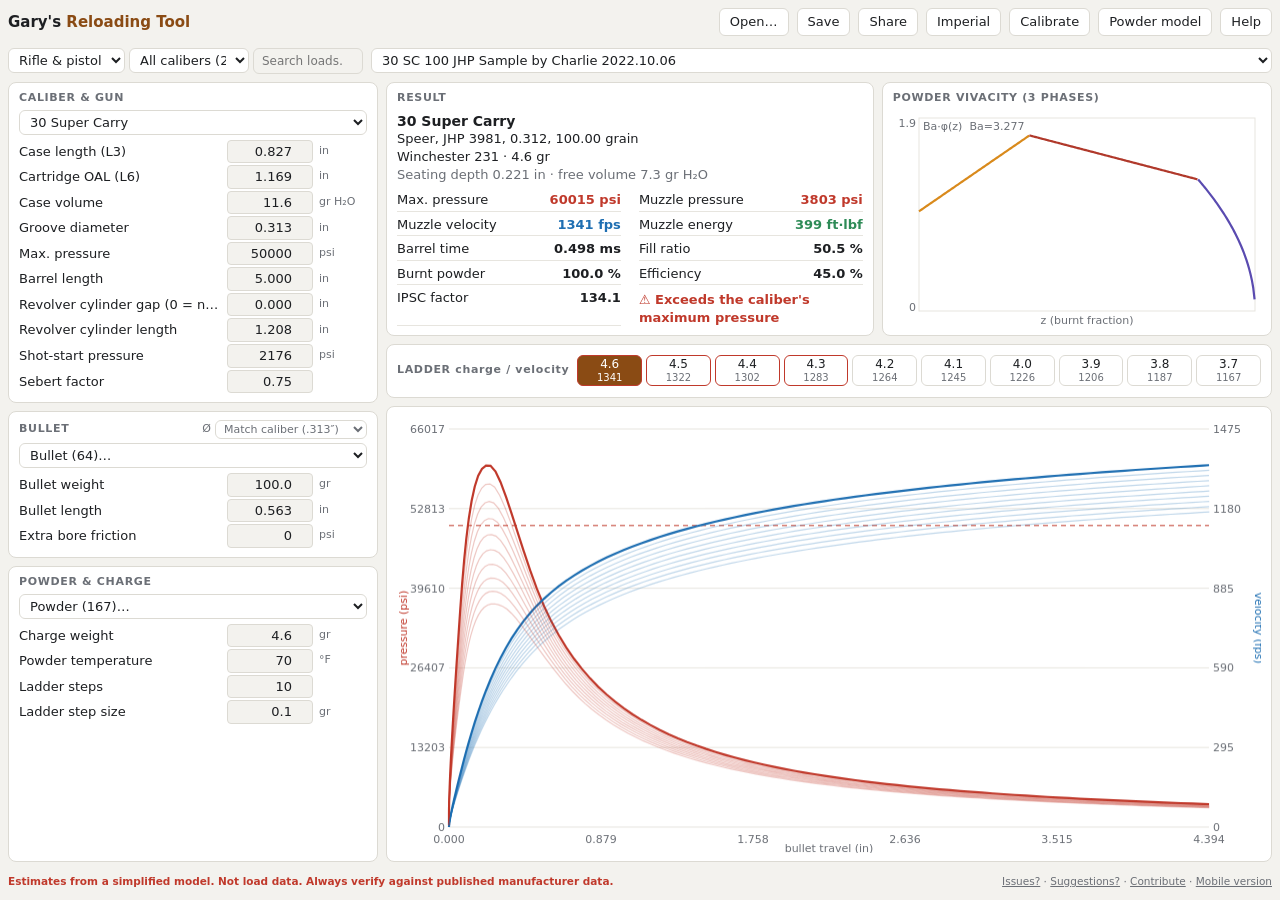
<file: web/index.html>
<!doctype html>
<html lang="en">
<head>
<meta charset="utf-8">
<meta name="viewport" content="width=device-width, initial-scale=1">
<title>Gary's Reloading Tool</title>
<meta name="description" content="Free in-browser interior ballistics estimator for handloaders: muzzle velocity and pressure estimates from powders fitted to published load data. Works offline on desktop and phone.">
<link rel="canonical" href="https://garysreloadingtool.com/">
<script>
  // Send phones and tablets to the mobile layout unless the user asked for desktop.
  (function () {
    var q = location.search, ua = navigator.userAgent || '';
    if (/[?&]desktop=1/.test(q)) { try { sessionStorage.setItem('grt.forceDesktop', '1'); } catch (e) {} return; }
    var force = false; try { force = sessionStorage.getItem('grt.forceDesktop') === '1'; } catch (e) {}
    if (!force && /Mobi|Android|iPhone|iPad|iPod|Opera Mini|IEMobile|webOS|BlackBerry/i.test(ua)) location.replace('mobile.html');
  })();
</script>
<link rel="stylesheet" href="style.css">
<link rel="stylesheet" href="desktop.css">
</head>
<body data-minw="940" data-minh="610">
<div id="app">
  <div id="main">
    <header>
      <div class="brand">Gary's <span>Reloading Tool</span></div>
      <div class="mfilter lfilt"><select id="loadType" class="mini" aria-label="Rifle or pistol loads" title="Show rifle or pistol loads"><option value="">Rifle &amp; pistol</option><option value="rifle">Rifle</option><option value="pistol">Pistol</option></select><select id="loadCal" class="mini" aria-label="Caliber of example loads" title="Show loads for one caliber"></select><input id="loadSearch" type="search" placeholder="Search loads…" aria-label="Search example loads"></div>
      <select id="selLoad" aria-label="Example loads"></select>
      <div class="sp"></div>
      <div class="brk"></div>
      <button id="btnOpen" title="Open .grtload / .caliber / .projectile / .propellant">Open…</button>
      <button id="btnSave" title="Download this load as .grtload">Save</button>
      <button id="btnShare" title="Share this load, caliber, bullet or powder with the community">Share</button>
      <button id="btnUnits" title="Switch units">Imperial</button>
      <button id="btnCal" title="Fit powder to your chronograph data">Calibrate</button>
      <button id="btnAdv" title="Show powder model parameters">Powder model</button>
      <button id="btnHelp">Help</button>
      <input id="file" type="file" multiple accept=".grtload,.caliber,.projectile,.propellant,.xml" hidden>
    </header>
    <div id="body">
      <div id="left">
        <div class="panel"><div class="ph"><h2>Caliber &amp; gun</h2></div><select id="selCaliber"></select><div id="f-caliber"></div></div>
        <div class="panel"><div class="ph"><h2>Bullet</h2><label class="chk">Ø <select id="projDia" class="mini" title="Filter the bullet list by diameter"></select></label></div><select id="selProjectile"></select><div id="f-projectile"></div></div>
        <div class="panel pw"><div class="ph"><h2>Powder &amp; charge</h2></div><select id="selPowder"></select><div id="f-powder"></div></div>
      </div>
      <div id="right">
        <div id="top">
          <div class="panel"><h2>Result</h2><div id="summary"></div><div id="res"><div id="results"></div></div></div>
          <div class="panel" id="vivp"><h2>Powder vivacity (3 phases)</h2><canvas id="viv"></canvas></div>
        </div>
        <div class="panel" id="ladp"><h2>Ladder <span class="muted nocase">charge / velocity</span></h2><div id="ladder"></div></div>
        <div class="panel" id="chartp"><canvas id="chart"></canvas></div>
      </div>
    </div>
    <footer class="disclaimer"><span class="disclaimer-warn">Estimates from a simplified model. Not load data. Always verify against published manufacturer data.</span><span><a href="mailto:webmaster@garysreloadingtool.com?subject=I%20found%20an%20issue%20on%20the%20website.">Issues?</a> · <a href="mailto:webmaster@garysreloadingtool.com?subject=I%20have%20a%20suggestion.">Suggestions?</a> · <a href="https://github.com/garysreloadingtool/garysreloadingtool">Contribute</a> · <a href="mobile.html">Mobile version</a></span></footer>
  </div>
</div>
<div id="gate" class="modal" hidden><div class="box">
  <h3>Screen too small</h3>
  <p>This version is meant for a window of at least <b id="gateSize"></b>.</p>
  <p class="muted">Enlarge the window, rotate your device, or zoom out.</p>
  <button id="gateTry">Try anyway</button>
</div></div>

<div id="help" class="modal" hidden><div class="box">
  <h3>About Gary's Reloading Tool</h3>
  <p>An interior-ballistics estimator that runs entirely in your browser. Nothing is uploaded; save this page (or the whole folder) and it works offline.</p>
  <ul>
    <li>Pick an example load, or a caliber, bullet and powder. Every value can be edited.</li>
    <li><b>Open</b> reads <code>.grtload</code>, <code>.caliber</code>, <code>.projectile</code> and <code>.propellant</code> files (you can also drag and drop them). <b>Save</b> downloads the current load.</li>
    <li>Ladder: set the steps (2–10) and step size to compare reduced charges. Click a step to highlight it.</li>
    <li>Built-in data comes from the community GRT database collection (github.com/zen/grt_databases, CC0).</li>
  </ul>
  <p><b>Safety:</b> results come from a simplified model and can be wrong by a wide margin. Never use them as load data. Always start from published manufacturer data, measure your own case volume and bullet length, and work up carefully.</p>
  <button data-close>Close</button>
</div></div>

<div id="calib" class="modal" hidden><div class="box cbox">
  <div class="chead"><h3>Calibration library</h3><select id="cList" aria-label="Saved calibrations"></select><button id="cNew">New</button><button data-close aria-label="Close">✕</button></div>
  <div class="ctabs"><button class="on" data-ctab="0">Firearm</button><button data-ctab="1">Setup</button><button data-ctab="2">Shots &amp; fit</button></div>
  <div class="cbody">
    <div class="ccol">
      <div class="cload muted" data-cp="0">Load: <span id="cLoad"></span></div>
      <div id="cFieldsT" class="cgrid" data-cp="0"></div>
      <div id="cFieldsN" class="cgrid" data-cp="1"></div>
      <label class="cf cnotes" data-cp="1"><span>Notes</span><textarea id="c-notes" rows="2" placeholder="scope, suppressor, cleaning, conditions…"></textarea></label>
    </div>
    <div class="ccol" data-cp="2">
      <label class="cf"><span>Shots: one charge per line, then each velocity (<i id="cShotsUnit"></i>)</span>
        <textarea id="cShots" rows="5" placeholder="38.0: 2771 2790 2782 2789&#10;41.0: 2974 2973 2982 2978 2980"></textarea></label>
      <div id="cOut"></div>
    </div>
  </div>
  <div class="cbtns"><button id="cFit" class="on">Fit powder</button><button id="cSave">Save</button><button id="cApply">Apply to load</button>
    <span class="sp"></span><button id="cImport">Import…</button><button id="cExport">Export all</button><button id="cDel">Delete</button><button id="cShare">Share…</button><button id="cCommunity">Community…</button>
    <input id="cFile" type="file" accept=".json,application/json" hidden></div>
  <div class="disclaimer">Saved in this browser only. Use Export to back up or move to another device.</div>
</div></div>
<div id="mcomm" class="modal" hidden><div class="box mbox">
  <div class="chead"><h3>Community calibrations</h3><span class="sp flex1"></span><button id="mRefresh">Refresh</button><button data-close aria-label="Close">✕</button></div>
  <div class="mfilter"><input id="mSearch" type="search" placeholder="Search firearm, caliber, bullet, powder…"><label class="chk"><input type="checkbox" id="mMatch" checked> match current load</label></div>
  <div id="mList"></div>
  <div class="mfoot"><span id="mStatus" class="muted"></span><span class="sp"></span><button id="mPrev">‹</button><span id="mPage"></span><button id="mNext">›</button></div>
  <div class="disclaimer">Shared by other users and only checked for format. Their rifles are not yours: start low and verify with your own chronograph.</div>
</div></div>
<div id="cshare" class="modal" hidden><div class="box">
  <h3>Share with the community</h3>
  <p class="muted">Opens a GitHub issue (free account needed) with the data below. A maintainer reviews it before it's published. Your location is never shared.</p>
  <div class="mfilter"><input id="shHandle" type="text" placeholder="Name to credit (optional)"><label class="chk"><input type="checkbox" id="shNotes"> include notes</label></div>
  <pre id="shPreview"></pre>
  <div class="cbtns"><button id="shSubmit" class="on">Open GitHub issue</button><button id="shDownload">Download</button><span class="sp"></span><button data-close>Cancel</button></div>
</div></div>
<div id="ishare" class="modal" hidden><div class="box">
  <h3>Share with the community</h3>
  <p class="muted">Shares the current item with everyone using the site. It opens a GitHub issue (free account needed), and a maintainer reviews it before it appears in the lists (marked ☁).</p>
  <div class="cbtns ikinds"><button data-ikind="load">Whole load</button><button data-ikind="caliber">Caliber</button><button data-ikind="projectile">Bullet</button><button data-ikind="powder">Powder</button></div>
  <div class="mfilter mt8"><input id="isName" type="text" maxlength="120" placeholder="Name"></div>
  <div class="mfilter mt6"><input id="isHandle" type="text" maxlength="40" placeholder="Name to credit (optional)"><input id="isNotes" type="text" maxlength="500" placeholder="Notes, e.g. source of the data (optional)"></div>
  <pre id="isPreview"></pre>
  <div class="cbtns"><button id="isSubmit" class="on">Open GitHub issue</button><button id="isDownload">Download</button><span class="sp"></span><button data-close>Cancel</button></div>
</div></div>
<div id="toast" class="toast"></div>
<script src="tt.js"></script>
<script src="config.js"></script>
<script src="data.js"></script>
<script src="fitted.js"></script>
<script src="bullets.js"></script>
<script src="bullets_berrys.js"></script>
<script src="engine.js"></script>
<script src="app.js"></script>
<script src="calib.js"></script>
<script src="community.js"></script>
<script src="items.js"></script>
</body>
</html>
</file>
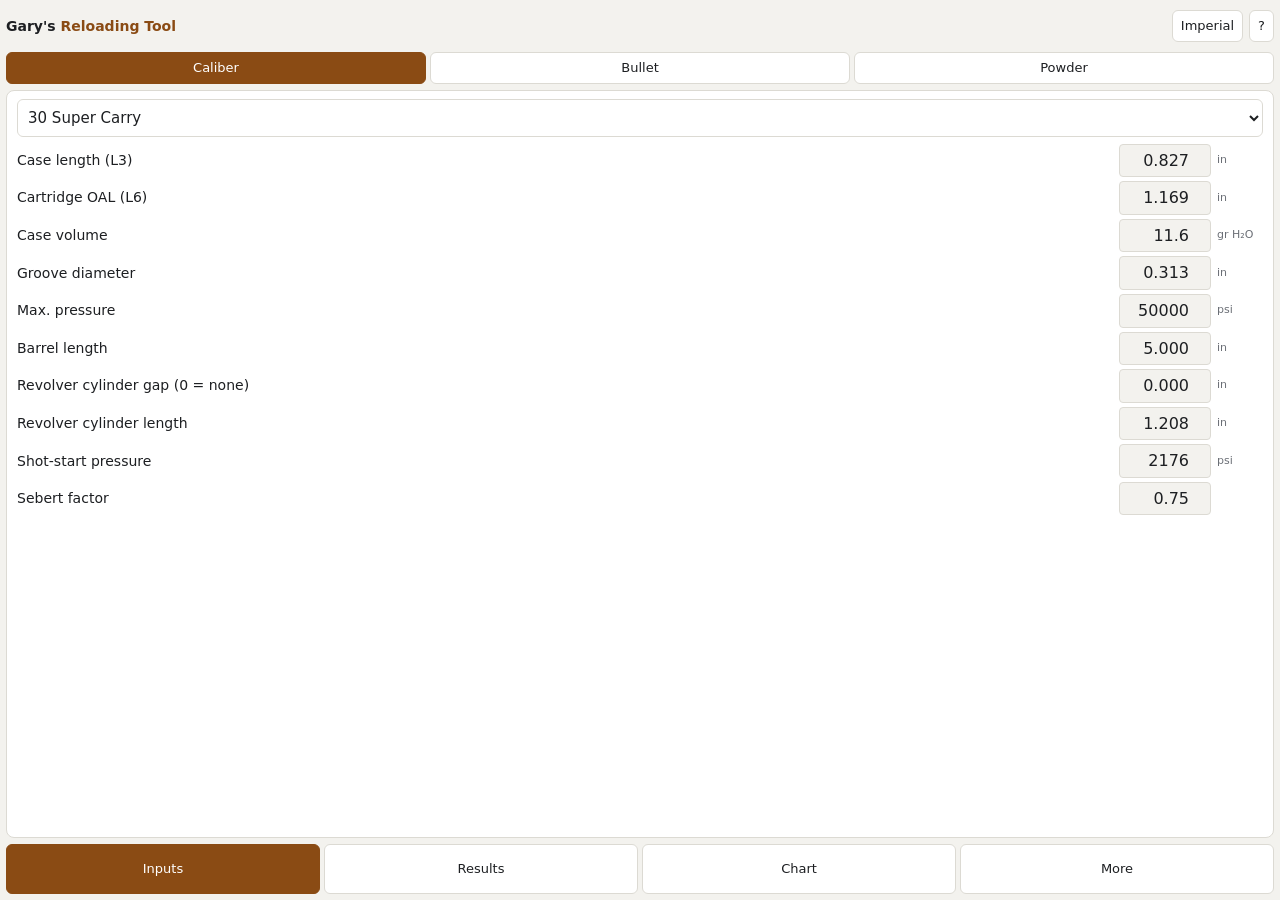
<file: web/mobile.html>
<!doctype html>
<html lang="en">
<head>
<meta charset="utf-8">
<meta name="viewport" content="width=device-width, initial-scale=1, viewport-fit=cover">
<meta name="theme-color" content="#8a4b14">
<title>Gary's Reloading Tool</title>
<meta name="description" content="Free in-browser interior ballistics estimator for handloaders: muzzle velocity and pressure estimates from powders fitted to published load data. Works offline on desktop and phone.">
<link rel="canonical" href="https://garysreloadingtool.com/mobile.html">
<link rel="stylesheet" href="style.css">
<link rel="stylesheet" href="mobile.css">
</head>
<body data-minw="320" data-minh="490">
<div id="app">
  <header>
    <div class="brand">Gary's <span>Reloading Tool</span></div>
    <button id="btnUnits">Imperial</button>
    <button id="btnHelp" aria-label="Help">?</button>
  </header>

  <section class="pane" id="t-load" data-pane="main">
    <div class="sub">
      <button class="on" data-tab="s-cal" data-group="sub">Caliber</button>
      <button data-tab="s-bul" data-group="sub">Bullet</button>
      <button data-tab="s-pow" data-group="sub">Powder</button>
    </div>
    <div class="panel pane" id="s-cal" data-pane="sub"><select id="selCaliber"></select><div id="f-caliber"></div></div>
    <div class="panel pane" id="s-bul" data-pane="sub" hidden><label class="chk">Bullet diameter <select id="projDia" class="mini" title="Filter the bullet list by diameter"></select></label><select id="selProjectile"></select><div id="f-projectile"></div></div>
    <div class="panel pane small" id="s-pow" data-pane="sub" hidden><select id="selPowder"></select><div id="f-powder"></div></div>
  </section>

  <section class="pane" id="t-res" data-pane="main" hidden>
    <div class="panel fixed"><div id="summary"></div></div>
    <div class="panel"><div id="results"></div></div>
    <div class="panel" id="ladp"><h2>Ladder · charge / velocity</h2><div id="ladder"></div></div>
  </section>

  <section class="pane" id="t-chart" data-pane="main" hidden>
    <div class="panel" id="chartp"><canvas id="chart"></canvas></div>
    <div class="panel" id="vivp"><canvas id="viv"></canvas></div>
  </section>

  <section class="pane" id="t-more" data-pane="main" hidden>
    <div class="panel">
      <h2>Example loads</h2><div class="mfilter lfilt"><select id="loadType" class="mini" aria-label="Rifle or pistol loads" title="Show rifle or pistol loads"><option value="">Rifle &amp; pistol</option><option value="rifle">Rifle</option><option value="pistol">Pistol</option></select><select id="loadCal" class="mini" aria-label="Caliber of example loads" title="Show loads for one caliber"></select></div><div class="mfilter lfilt"><input id="loadSearch" type="search" placeholder="Search loads…" aria-label="Search example loads"></div><select id="selLoad"></select>
      <h2 class="mt10">Files</h2>
      <div class="tools"><button id="btnOpen">Open file…</button><button id="btnSave">Save load</button></div>
      <button id="btnShare">Share load, caliber, bullet or powder</button>
      <h2 class="mt10">Chronograph</h2>
      <button id="btnCal">Calibrate powder to measured velocities</button>
      <h2 class="mt10">Powder model</h2>
      <button id="btnAdv">Show powder model parameters</button>
      <p class="disclaimer mtauto disclaimer-warn">Estimates from a simplified model. Not load data. Always verify against published manufacturer data.</p>
      <div class="muted"><a href="mailto:webmaster@garysreloadingtool.com?subject=I%20found%20an%20issue%20on%20the%20website." class="muted">Issues?</a> · <a href="mailto:webmaster@garysreloadingtool.com?subject=I%20have%20a%20suggestion." class="muted">Suggestions?</a> · <a href="https://github.com/garysreloadingtool/garysreloadingtool" class="muted">Contribute</a> · <a href="index.html?desktop=1" class="muted">Desktop version</a></div>
    </div>
    <input id="file" type="file" multiple accept=".grtload,.caliber,.projectile,.propellant,.xml" hidden>
  </section>

  <nav class="tabs">
    <button class="on" data-tab="t-load" data-group="main">Inputs</button>
    <button data-tab="t-res" data-group="main">Results</button>
    <button data-tab="t-chart" data-group="main">Chart</button>
    <button data-tab="t-more" data-group="main">More</button>
  </nav>
</div>
<div id="gate" class="modal" hidden><div class="box">
  <h3>Screen too small</h3>
  <p>This version is meant for a window of at least <b id="gateSize"></b>.</p>
  <p class="muted">Enlarge the window, rotate your device, or zoom out.</p>
  <button id="gateTry">Try anyway</button>
</div></div>

<div id="help" class="modal" hidden><div class="box">
  <h3>About Gary's Reloading Tool</h3>
  <p>An interior-ballistics estimator that runs entirely in your browser. Nothing is uploaded; save this page (or the whole folder) and it works offline.</p>
  <ul>
    <li>Pick an example load, or a caliber, bullet and powder. Every value can be edited.</li>
    <li><b>Open</b> reads <code>.grtload</code>, <code>.caliber</code>, <code>.projectile</code> and <code>.propellant</code> files (you can also drag and drop them). <b>Save</b> downloads the current load.</li>
    <li>Ladder: set the steps (2–10) and step size to compare reduced charges. Click a step to highlight it.</li>
    <li>Built-in data comes from the community GRT database collection (github.com/zen/grt_databases, CC0).</li>
  </ul>
  <p><b>Safety:</b> results come from a simplified model and can be wrong by a wide margin. Never use them as load data. Always start from published manufacturer data, measure your own case volume and bullet length, and work up carefully.</p>
  <button data-close>Close</button>
</div></div>

<div id="calib" class="modal" hidden><div class="box cbox">
  <div class="chead"><h3>Calibration library</h3><select id="cList" aria-label="Saved calibrations"></select><button id="cNew">New</button><button data-close aria-label="Close">✕</button></div>
  <div class="ctabs"><button class="on" data-ctab="0">Firearm</button><button data-ctab="1">Setup</button><button data-ctab="2">Shots &amp; fit</button></div>
  <div class="cbody">
    <div class="ccol">
      <div class="cload muted" data-cp="0">Load: <span id="cLoad"></span></div>
      <div id="cFieldsT" class="cgrid" data-cp="0"></div>
      <div id="cFieldsN" class="cgrid" data-cp="1"></div>
      <label class="cf cnotes" data-cp="1"><span>Notes</span><textarea id="c-notes" rows="2" placeholder="scope, suppressor, cleaning, conditions…"></textarea></label>
    </div>
    <div class="ccol" data-cp="2">
      <label class="cf"><span>Shots: one charge per line, then each velocity (<i id="cShotsUnit"></i>)</span>
        <textarea id="cShots" rows="5" placeholder="38.0: 2771 2790 2782 2789&#10;41.0: 2974 2973 2982 2978 2980"></textarea></label>
      <div id="cOut"></div>
    </div>
  </div>
  <div class="cbtns"><button id="cFit" class="on">Fit powder</button><button id="cSave">Save</button><button id="cApply">Apply to load</button>
    <span class="sp"></span><button id="cImport">Import…</button><button id="cExport">Export all</button><button id="cDel">Delete</button><button id="cShare">Share…</button><button id="cCommunity">Community…</button>
    <input id="cFile" type="file" accept=".json,application/json" hidden></div>
  <div class="disclaimer">Saved in this browser only. Use Export to back up or move to another device.</div>
</div></div>
<div id="mcomm" class="modal" hidden><div class="box mbox">
  <div class="chead"><h3>Community calibrations</h3><span class="sp flex1"></span><button id="mRefresh">Refresh</button><button data-close aria-label="Close">✕</button></div>
  <div class="mfilter"><input id="mSearch" type="search" placeholder="Search firearm, caliber, bullet, powder…"><label class="chk"><input type="checkbox" id="mMatch" checked> match current load</label></div>
  <div id="mList"></div>
  <div class="mfoot"><span id="mStatus" class="muted"></span><span class="sp"></span><button id="mPrev">‹</button><span id="mPage"></span><button id="mNext">›</button></div>
  <div class="disclaimer">Shared by other users and only checked for format. Their rifles are not yours: start low and verify with your own chronograph.</div>
</div></div>
<div id="cshare" class="modal" hidden><div class="box">
  <h3>Share with the community</h3>
  <p class="muted">Opens a GitHub issue (free account needed) with the data below. A maintainer reviews it before it's published. Your location is never shared.</p>
  <div class="mfilter"><input id="shHandle" type="text" placeholder="Name to credit (optional)"><label class="chk"><input type="checkbox" id="shNotes"> include notes</label></div>
  <pre id="shPreview"></pre>
  <div class="cbtns"><button id="shSubmit" class="on">Open GitHub issue</button><button id="shDownload">Download</button><span class="sp"></span><button data-close>Cancel</button></div>
</div></div>
<div id="ishare" class="modal" hidden><div class="box">
  <h3>Share with the community</h3>
  <p class="muted">Shares the current item with everyone using the site. It opens a GitHub issue (free account needed), and a maintainer reviews it before it appears in the lists (marked ☁).</p>
  <div class="cbtns ikinds"><button data-ikind="load">Whole load</button><button data-ikind="caliber">Caliber</button><button data-ikind="projectile">Bullet</button><button data-ikind="powder">Powder</button></div>
  <div class="mfilter mt8"><input id="isName" type="text" maxlength="120" placeholder="Name"></div>
  <div class="mfilter mt6"><input id="isHandle" type="text" maxlength="40" placeholder="Name to credit (optional)"><input id="isNotes" type="text" maxlength="500" placeholder="Notes, e.g. source of the data (optional)"></div>
  <pre id="isPreview"></pre>
  <div class="cbtns"><button id="isSubmit" class="on">Open GitHub issue</button><button id="isDownload">Download</button><span class="sp"></span><button data-close>Cancel</button></div>
</div></div>
<div id="toast" class="toast"></div>
<script src="tt.js"></script>
<script src="config.js"></script>
<script src="data.js"></script>
<script src="fitted.js"></script>
<script src="bullets.js"></script>
<script src="bullets_berrys.js"></script>
<script src="engine.js"></script>
<script src="app.js"></script>
<script src="calib.js"></script>
<script src="community.js"></script>
<script src="items.js"></script>
</body>
</html>
</file>
<file: web/style.css>
:root {
  --bg: #f3f2ee; --panel: #ffffff; --fg: #1d1f22; --muted: #6b6f76; --line: #dcdad3; --grid: #e7e5df;
  --accent: #8a4b14; --accent-fg: #fff; --bad: #c0392b;
  --c-p: #c0392b; --c-v: #1f6fb2; --c-e: #2e8b57; --c-1: #d98a1c; --c-2: #b0392b; --c-3: #5a4bb0;
  color-scheme: light;
}
@media (prefers-color-scheme: dark) {
  :root:not([data-theme="light"]) {
    --bg: #15171a; --panel: #1e2125; --fg: #e7e6e2; --muted: #9aa0a8; --line: #33373d; --grid: #2a2e33;
    --accent: #e0a060; --accent-fg: #1a1a1a; --bad: #ff6b5b; --c-p: #ff7a6b; --c-v: #6fb3ff; --c-e: #6fd39a;
    --c-1: #f0b050; --c-2: #ff7a6b; --c-3: #a99bff;
    color-scheme: dark;
  }
}
:root[data-theme="dark"] {
  --bg: #15171a; --panel: #1e2125; --fg: #e7e6e2; --muted: #9aa0a8; --line: #33373d; --grid: #2a2e33;
  --accent: #e0a060; --accent-fg: #1a1a1a; --bad: #ff6b5b; --c-p: #ff7a6b; --c-v: #6fb3ff; --c-e: #6fd39a;
  --c-1: #f0b050; --c-2: #ff7a6b; --c-3: #a99bff;
  color-scheme: dark;
}
* { box-sizing: border-box; }
html, body { margin: 0; height: 100%; overflow: hidden; background: var(--bg); color: var(--fg); font: 13px/1.35 system-ui, -apple-system, "Segoe UI", sans-serif; }
body.tryanyway { overflow: auto; }
button, select, input { font: inherit; color: inherit; }
button { background: var(--panel); border: 1px solid var(--line); border-radius: 6px; padding: 4px 10px; cursor: pointer; }
button:hover { border-color: var(--accent); }
button.on { background: var(--accent); color: var(--accent-fg); border-color: var(--accent); }
select { background: var(--panel); border: 1px solid var(--line); border-radius: 6px; padding: 3px 6px; width: 100%; min-width: 0; }
.panel { background: var(--panel); border: 1px solid var(--line); border-radius: 8px; padding: 8px 10px; min-height: 0; overflow: hidden; }
h2 { font-size: 11px; text-transform: uppercase; letter-spacing: .06em; color: var(--muted); margin: 0 0 6px; font-weight: 600; }
.row { display: grid; grid-template-columns: 1fr 86px 46px; align-items: center; gap: 6px; padding: 1px 0; }
.row .lbl { white-space: nowrap; overflow: hidden; text-overflow: ellipsis; }
.row input { width: 100%; border: 1px solid var(--line); border-radius: 4px; padding: 2px 5px; background: var(--bg); text-align: right; }
.row .unit { color: var(--muted); font-size: 11px; white-space: nowrap; overflow: hidden; }
.row.adv { display: none; }
body.showadv .row.adv { display: grid; }
.muted { color: var(--muted); }
.brand { font-weight: 700; font-size: 15px; white-space: nowrap; }
.brand span { color: var(--accent); }
#summary .t { font-weight: 700; font-size: 14px; }
#summary div { white-space: nowrap; overflow: hidden; text-overflow: ellipsis; }
.kv { display: flex; justify-content: space-between; gap: 8px; padding: 2px 0; border-bottom: 1px solid var(--grid); }
.kv b { font-variant-numeric: tabular-nums; }
.kv.p b { color: var(--c-p); } .kv.v b { color: var(--c-v); } .kv.e b { color: var(--c-e); } .kv.bad b { color: var(--bad); }
.warn { color: var(--bad); font-weight: 600; margin-top: 4px; }
#ladder { display: flex; gap: 4px; overflow: hidden; flex-wrap: nowrap; }
.lstep { flex: 1 1 0; min-width: 0; padding: 2px 2px; font-size: 12px; display: flex; flex-direction: column; align-items: center; line-height: 1.15; }
.lstep small { color: var(--muted); font-size: 10px; } .lstep.on small { color: inherit; }
.lstep.over { border-color: var(--bad); }
canvas { display: block; width: 100%; height: 100%; touch-action: pan-y; }
.chk { display: flex; gap: 4px; align-items: center; font-size: 11px; color: var(--muted); white-space: nowrap; }
.chk select.mini { width: auto; max-width: 180px; font-size: 11px; padding: 1px 4px; }
.disclaimer { font-size: 10.5px; color: var(--muted); }
.disclaimer-warn { color: var(--bad); font-weight: 700; }
.toast { position: fixed; left: 50%; bottom: 18px; transform: translateX(-50%) translateY(80px); background: var(--fg); color: var(--bg); padding: 8px 14px; border-radius: 8px; transition: transform .25s; z-index: 50; max-width: 90vw; }
.toast.show { transform: translateX(-50%) translateY(0); } .toast.bad { background: var(--bad); color: #fff; }
.modal { position: fixed; inset: 0; background: rgba(0,0,0,.45); display: flex; align-items: center; justify-content: center; z-index: 60; padding: 16px; }
.modal[hidden] { display: none; }
.modal .box { background: var(--panel); border: 1px solid var(--line); border-radius: 10px; padding: 18px 20px; max-width: 560px; width: 100%; max-height: 100%; overflow: auto; }
.modal h3 { margin: 0 0 8px; }
.modal p, .modal li { margin: 6px 0; }
#gate .box { text-align: center; max-width: 420px; }
#gate .box button { margin-top: 10px; background: var(--accent); color: var(--accent-fg); border-color: var(--accent); padding: 6px 16px; }
body.gated #app { visibility: hidden; }

/* calibration library */
.modal .cbox { max-width: 980px; display: flex; flex-direction: column; gap: 8px; padding: 14px 16px; }
.chead { display: flex; gap: 8px; align-items: center; }
.chead h3 { margin: 0; white-space: nowrap; } .chead select { flex: 1; }
.cbody { display: grid; grid-template-columns: minmax(0, 1.3fr) minmax(0, 1fr); gap: 14px; min-height: 0; }
.ccol { display: flex; flex-direction: column; gap: 6px; min-width: 0; }
.cgrid { display: grid; grid-template-columns: repeat(3, minmax(0, 1fr)); gap: 4px 8px; }
.cf { display: flex; flex-direction: column; gap: 1px; font-size: 11px; color: var(--muted); min-width: 0; }
.cf i { font-style: normal; }
.cf input, .cf textarea { font: inherit; font-size: 13px; color: var(--fg); background: var(--bg); border: 1px solid var(--line); border-radius: 4px; padding: 3px 6px; width: 100%; resize: none; }
.cf textarea#cShots { font-family: ui-monospace, Menlo, monospace; }
.cload { white-space: nowrap; overflow: hidden; text-overflow: ellipsis; font-size: 12px; }
#cOut table { width: 100%; border-collapse: collapse; font-variant-numeric: tabular-nums; font-size: 12px; }
#cOut th, #cOut td { text-align: right; padding: 1px 4px; border-bottom: 1px solid var(--grid); }
#cOut th { color: var(--muted); font-weight: 600; }
.cbtns { display: flex; gap: 6px; flex-wrap: wrap; } .cbtns .sp { flex: 1; }
.ctabs { display: none; }

/* community */
.modal .mbox { max-width: 900px; height: min(620px, 100%); display: flex; flex-direction: column; gap: 8px; }
.mfilter { display: flex; gap: 8px; align-items: center; }
.mfilter input[type=search], .mfilter input[type=text] { flex: 1; min-width: 0; font: inherit; color: var(--fg); background: var(--bg); border: 1px solid var(--line); border-radius: 6px; padding: 4px 8px; }
#mList { flex: 1; min-height: 0; overflow: hidden; display: flex; flex-direction: column; gap: 4px; }
.mrow { display: flex; gap: 6px; align-items: center; border-bottom: 1px solid var(--grid); padding: 3px 0; height: 42px; }
.mtxt { flex: 1; min-width: 0; } .mtxt, .mtxt div { white-space: nowrap; overflow: hidden; text-overflow: ellipsis; } .mtxt .muted { font-size: 11.5px; }
.mfoot { display: flex; gap: 6px; align-items: center; } .mfoot .sp { flex: 1; } #mStatus { font-size: 11.5px; overflow: hidden; text-overflow: ellipsis; white-space: nowrap; min-width: 0; }
#shPreview, #isPreview { background: var(--bg); border: 1px solid var(--line); border-radius: 6px; padding: 6px; font-size: 11px; height: 220px; overflow: hidden; margin: 8px 0; white-space: pre-wrap; }
#mPage { white-space: nowrap; }

/* powder & charge: the extra model rows can exceed the panel, so this list scrolls */
#f-powder { flex: 1 1 auto; min-height: 0; overflow-y: auto; overscroll-behavior: contain; padding-right: 2px; }

/* share item dialog */
.ikinds button { flex: 1; }
#f-caliber, #f-projectile { min-height: 0; overflow-y: auto; overscroll-behavior: contain; padding-right: 2px; }

/* small utilities (used instead of inline style attributes, which the CSP blocks) */
.mt6 { margin-top: 6px; } .mt8 { margin-top: 8px; } .mt10 { margin-top: 10px; } .mtauto { margin-top: auto; }
.flex1 { flex: 1; } .pad8 { padding: 8px; } .nocase { text-transform: none; }
</file>
<file: web/desktop.css>
/* Desktop layout (index.html). */
  #app { display: grid; height: 100vh; grid-template-columns: minmax(0, 1fr); grid-template-rows: minmax(0, 1fr); gap: 8px; padding: 8px; }
  #main { grid-column: 1; grid-row: 1; display: grid; grid-template-rows: 36px minmax(0, 1fr) 22px; gap: 8px; min-height: 0; }
  header { display: flex; align-items: center; gap: 8px; }
  header select { width: 220px; }
  header .lfilt { gap: 4px; }
  header .lfilt select.mini { width: auto; max-width: 120px; }
  header .lfilt input[type=search] { width: 110px; flex: none; font-size: 12px; }
  header button { white-space: nowrap; }
  header .sp { flex: 1; }
  header .brk { display: none; }
  /* Too narrow for one row: the example-load picker and its filters move to a second header row. */
  @media (max-width: 1319px) {
    #main { grid-template-rows: auto minmax(0, 1fr) 22px; }
    header { flex-wrap: wrap; row-gap: 6px; }
    header .brk { display: block; flex-basis: 100%; height: 0; order: 9; }
    header .lfilt { order: 10; }
    header #selLoad { order: 11; flex: 1; width: auto; min-width: 0; }
  }
  #body { display: grid; grid-template-columns: 370px minmax(0, 1fr); gap: 8px; min-height: 0; }
  #left { display: flex; flex-direction: column; gap: 8px; min-height: 0; }
  #left .panel { display: flex; flex-direction: column; gap: 4px; }
  #left .panel { flex: 0 1 auto; min-height: 120px; }
  #left .panel:nth-child(2) { flex-shrink: 0; }
  #left .panel.pw { flex: 1 1 0; min-height: 190px; }

  .ph { display: flex; justify-content: space-between; align-items: center; gap: 6px; }
  .ph h2 { margin: 0; }
  #right { display: grid; grid-template-rows: auto 54px minmax(0, 1fr); gap: 8px; min-height: 0; }
  #top { display: grid; grid-template-columns: minmax(0, 1.25fr) minmax(0, 1fr); gap: 8px; }
  #res { display: grid; grid-template-columns: minmax(0,1fr) minmax(0,1fr); gap: 2px 18px; margin-top: 6px; }
  #res .kv:nth-last-child(1) { grid-column: span 2; }
  #vivp { display: flex; flex-direction: column; }
  #vivp canvas { flex: 1; min-height: 120px; }
  #ladp { display: flex; align-items: center; gap: 8px; padding: 6px 10px; }
  #ladp h2 { margin: 0; white-space: nowrap; }
  #ladder { flex: 1; }
  #chartp { position: relative; }
  footer { display: flex; justify-content: space-between; gap: 12px; align-items: center; }
  footer a { color: var(--muted); }
  #results { display: contents; }
</file>
<file: web/mobile.css>
/* Mobile layout (mobile.html). */
  html, body { height: 100%; }
  #app { display: grid; height: 100vh; height: 100dvh; grid-template-rows: 40px minmax(0, 1fr) 50px; gap: 6px; padding: 6px 6px calc(6px + env(safe-area-inset-bottom)); }
  header { display: flex; align-items: center; gap: 6px; }
  header .brand { font-size: 14px; flex: 1; overflow: hidden; text-overflow: ellipsis; }
  header button { padding: 6px 8px; }
  .pane { min-height: 0; display: flex; flex-direction: column; gap: 6px; }
  .pane[hidden] { display: none; }
  nav.tabs { display: grid; grid-template-columns: repeat(4, 1fr); gap: 4px; }
  nav.tabs button { padding: 4px 2px; font-size: 13px; }
  .sub { display: grid; grid-template-columns: repeat(3, 1fr); gap: 4px; }
  .sub button { padding: 6px 2px; }
  .panel { flex: 1; display: flex; flex-direction: column; gap: 5px; }
  .row { grid-template-columns: 1fr 92px 44px; font-size: 14px; padding: 2px 0; }
  .row input { padding: 5px 6px; font-size: 16px; }
  select { padding: 8px 6px; font-size: 15px; }
  .chk select.mini { font-size: 15px; max-width: none; flex: 1; padding: 6px; }
  .kv { font-size: 15px; padding: 5px 0; }
  #summary { font-size: 13px; }
  #chartp, #vivp { flex: 1; min-height: 0; }
  #ladp { flex: 0 0 auto; }
  .lstep { padding: 6px 1px; }
  .tools { display: grid; grid-template-columns: 1fr 1fr; gap: 6px; }
  .tools button { padding: 10px; }
  body.showadv #s-pow .row:not(.adv) { display: none; }
  body.showadv #s-pow .row { font-size: 13px; padding: 0; }
  body.showadv #s-pow .row input { padding: 2px 6px; font-size: 15px; }
  #calib { padding: 0; }
  .cbox { max-height: 100%; height: 100%; border-radius: 0; padding: 8px; gap: 5px; }
  .cbody { grid-template-columns: 1fr; gap: 5px; flex: 1; }
  .cgrid { grid-template-columns: 1fr 1fr; gap: 2px 6px; }
  .cf { font-size: 10px; } .cf input, .cf textarea { font-size: 16px; padding: 2px 5px; }
  .cnotes { display: none; } #cShots { height: 66px; }
  .cbtns button { padding: 5px 7px; } .cbtns .sp { display: none; }
  #calib .disclaimer { display: none; }
  #calib .ctabs { display: grid; grid-template-columns: 1fr 1fr 1fr; gap: 4px; }
  #calib .ctabs button { padding: 6px; }
  .cbody { overflow: hidden; } #calib [data-cp].off { display: none; }
  #calib .ccol:not(:has(> :not(.off))) { display: none; }
  #cShots { height: 150px !important; } .cnotes { display: flex; }
  .modal .mbox { height: 100%; border-radius: 0; padding: 8px; }
  #mcomm, #cshare, #ishare { padding: 0; } #cshare .box, #ishare .box { height: 100%; border-radius: 0; display: flex; flex-direction: column; }
  #ishare .mfilter { flex-wrap: wrap; } #ishare .mfilter input { flex: 1 1 100%; } #ishare p { font-size: 12px; }
  #shPreview, #isPreview { flex: 1; height: auto; min-height: 60px; } .mrow button { padding: 6px; }
  .cbtns button { padding: 5px 6px; font-size: 12.5px; }
  .panel.fixed { flex: 0 0 auto; }
  #vivp { flex: 0 0 32%; }
  #t-more > .panel { overflow-y: auto; overscroll-behavior: contain; }

  .lfilt { margin-bottom: 6px; } .lfilt select.mini { flex: 1; min-width: 0; font-size: 15px; padding: 6px; } .lfilt input[type=search] { font-size: 15px; padding: 6px 8px; }
</file>
